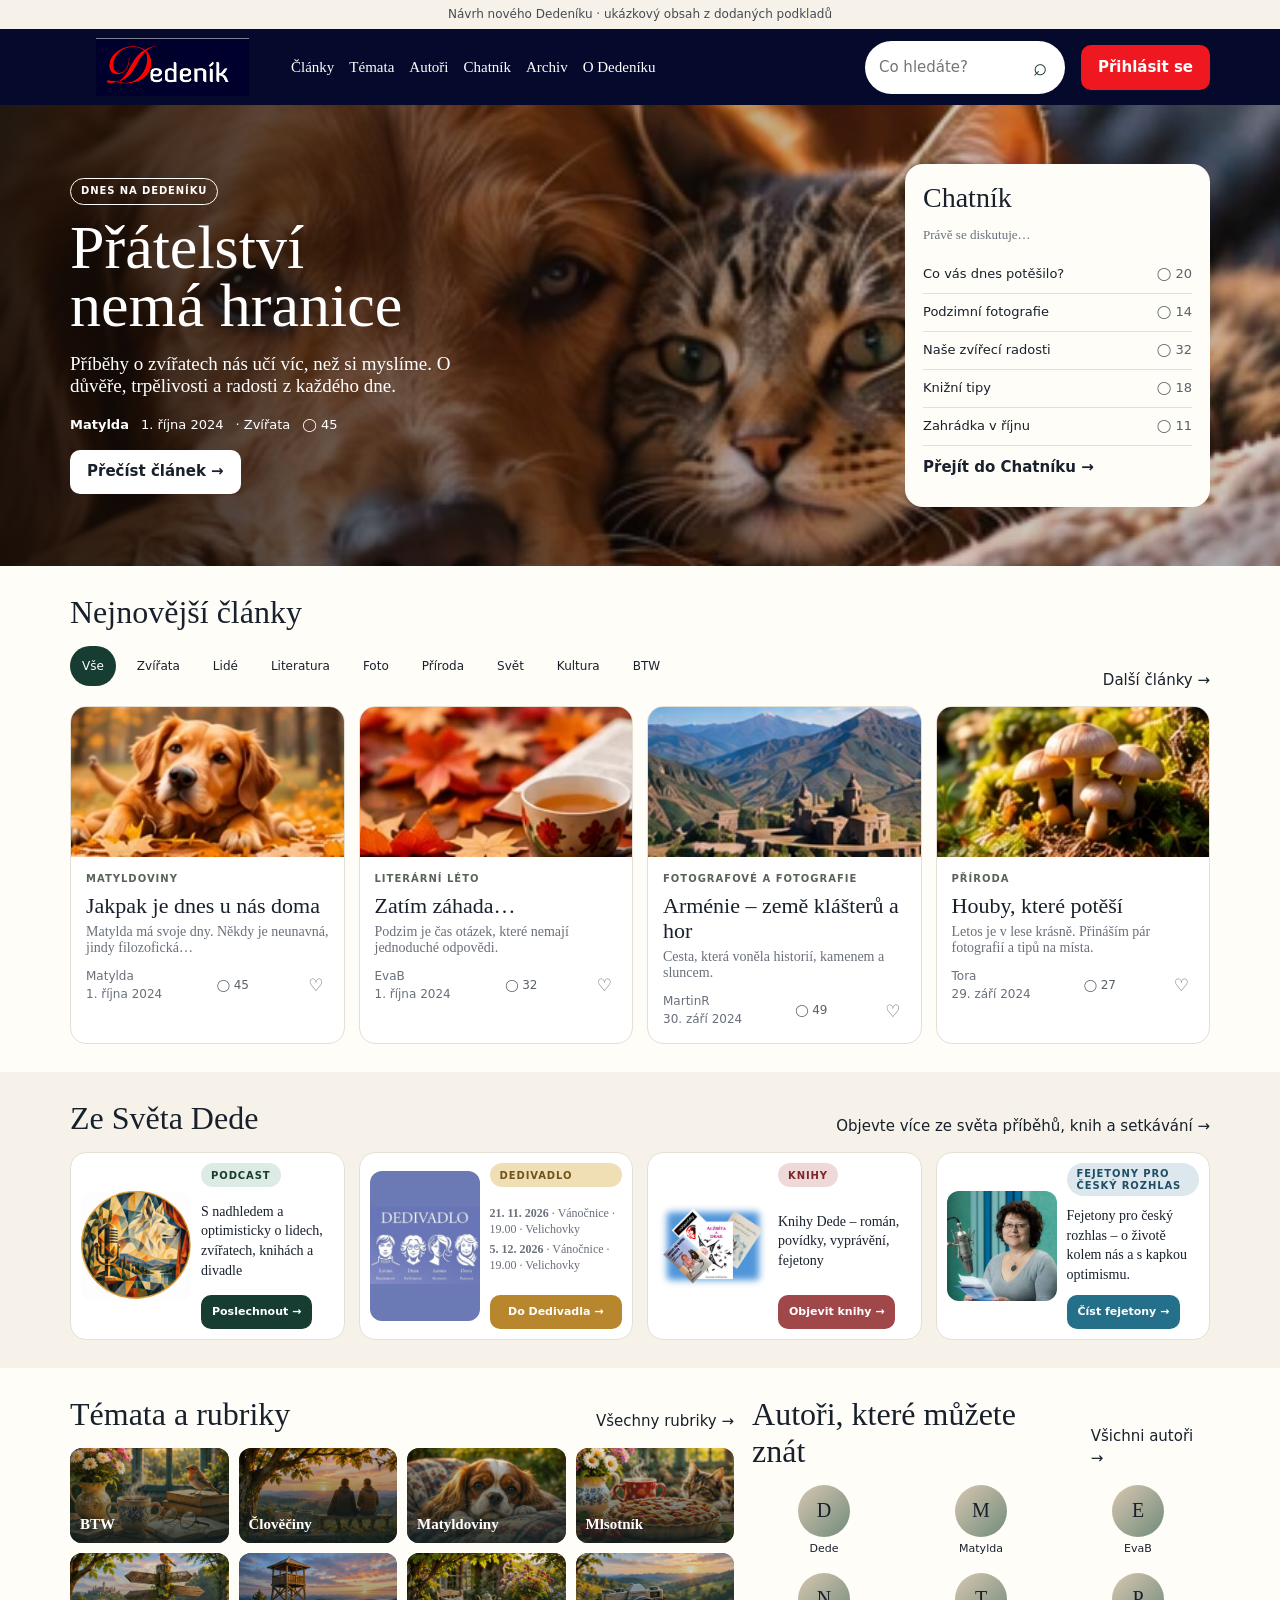
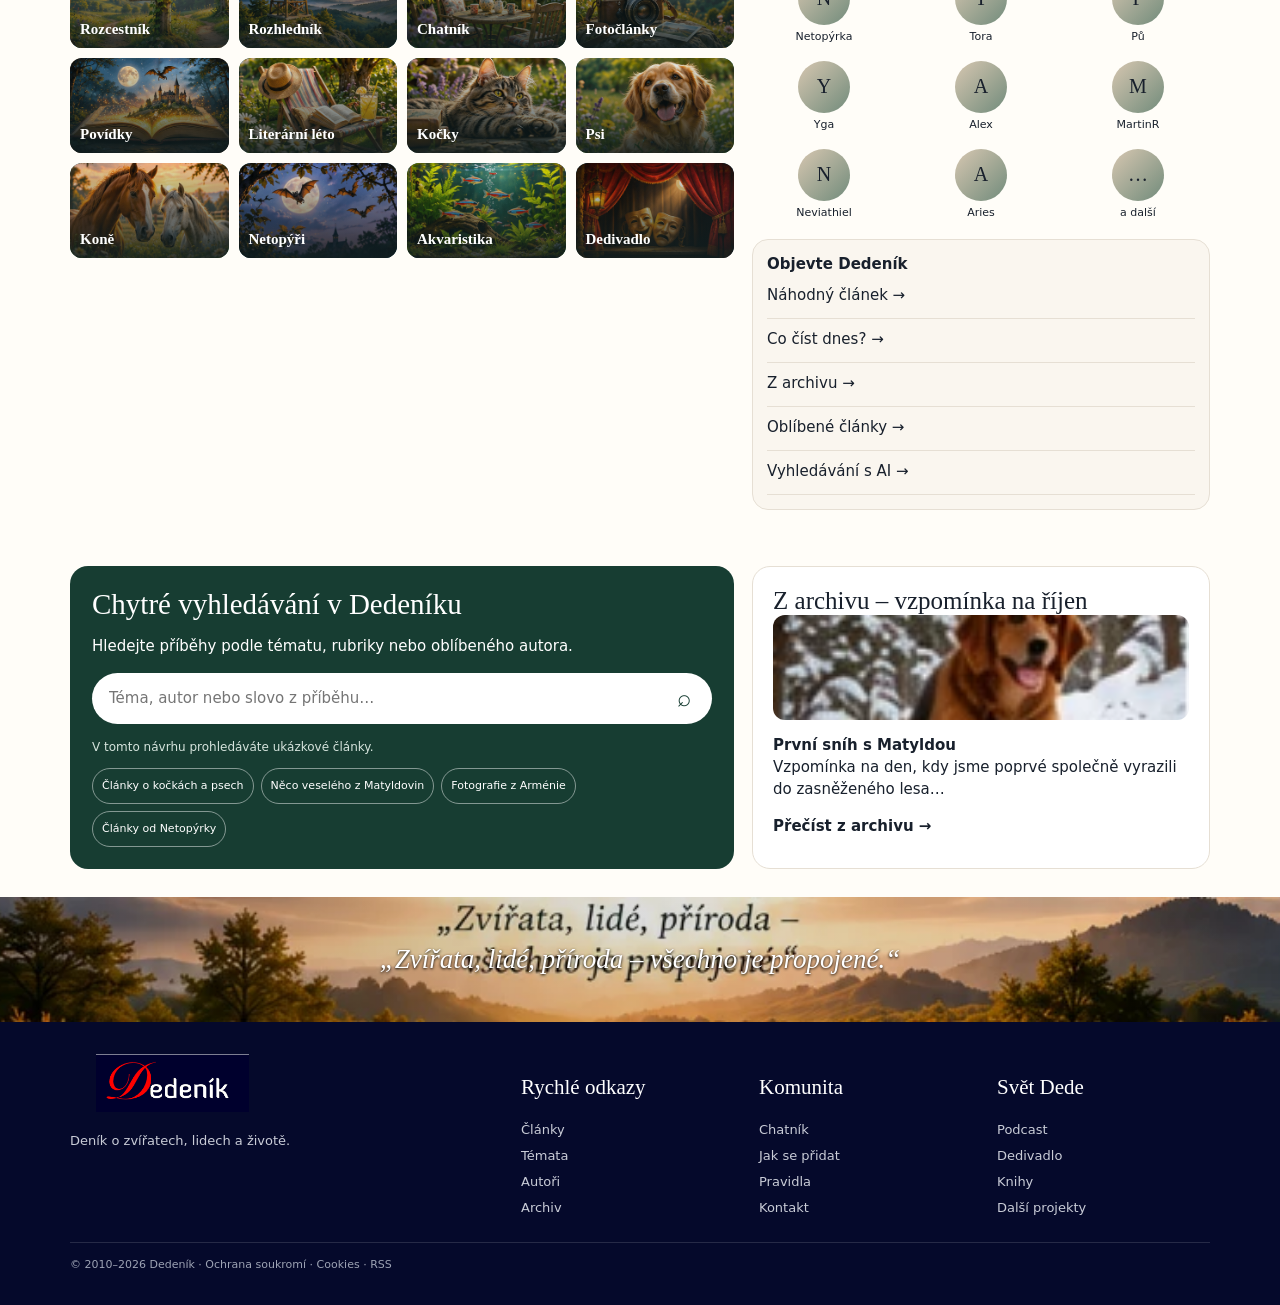
<file: index.html>
<!doctype html><html lang="cs"><head><meta charset="utf-8"><meta name="viewport" content="width=device-width,initial-scale=1"><title>Dedeník – deník o zvířatech, lidech a životě</title><style>
:root{--navy:#05092b;--red:#ef1820;--cream:#f7f2e9;--paper:#fffdf8;--ink:#18202c;--muted:#69707b;--green:#173d32;--gold:#b8872d;--line:#e6dfd4;--serif:Georgia,"Times New Roman",serif;--sans:Inter,system-ui,sans-serif}
*{box-sizing:border-box}body{margin:0;background:var(--paper);color:var(--ink);font:15px/1.45 var(--sans)}a{text-decoration:none;color:inherit}.wrap{max-width:1180px;margin:auto;padding:0 20px}
header{background:var(--navy);color:#fff}.head{height:76px;display:flex;align-items:center;gap:22px}.logo{width:205px;height:58px;object-fit:contain}.nav{display:flex;gap:19px;font:15px var(--serif);white-space:nowrap}.search{margin-left:auto;background:#fff;color:#777;border-radius:99px;padding:10px 16px;width:260px}.login{background:var(--red);border:0;border-radius:10px;color:#fff;font-weight:700;padding:12px 17px}
.hero{min-height:365px;background:linear-gradient(90deg,#160e0a 0%,rgba(20,15,12,.66) 42%,rgba(0,0,0,.12)),linear-gradient(135deg,#9c6a45,#453024);color:#fff}.hero .wrap{min-height:365px;display:flex;align-items:center;justify-content:space-between}.copy{max-width:650px}.eyebrow,.badge{display:inline-block;border-radius:99px;padding:5px 10px;font-size:10px;font-weight:800;letter-spacing:.09em;text-transform:uppercase}.eyebrow{border:1px solid #fff}.hero h1{font:72px/.94 var(--serif);margin:13px 0}.hero p{font:19px var(--serif);max-width:520px}.meta{display:flex;gap:12px;font-size:13px;margin:15px 0}.btn{display:inline-block;border-radius:10px;padding:11px 17px;font-weight:800}.white{background:#fff;color:var(--ink)}.green{background:var(--green);color:#fff}.gold{background:var(--gold);color:#fff}.chat{width:305px;background:#fffdf8;color:var(--ink);border-radius:18px;padding:18px;box-shadow:0 10px 30px #0002}.chat h2{font:28px var(--serif);margin:0}.chat p{color:var(--muted);font-size:13px}.chatrow{padding:9px 0;border-bottom:1px solid var(--line);display:flex;justify-content:space-between;font-size:13px}
section{padding:28px 0}.headrow{display:flex;justify-content:space-between;align-items:end;gap:15px;margin-bottom:15px}h2{font:32px var(--serif);margin:0}.tabs{display:flex;gap:9px;flex-wrap:wrap;margin-top:10px}.tab{padding:7px 12px;border-radius:99px;font-size:12px}.tab.active{background:var(--green);color:#fff}
.cards{display:grid;grid-template-columns:repeat(4,1fr);gap:14px}.card{background:#fff;border:1px solid var(--line);border-radius:16px;overflow:hidden}.photo{height:145px;display:grid;place-items:center;font-size:48px;background:linear-gradient(135deg,#d6b38a,#6e876c)}.photo.b{background:linear-gradient(135deg,#e9bd75,#9d4e36)}.photo.c{background:linear-gradient(135deg,#829db4,#46576c)}.photo.d{background:linear-gradient(135deg,#7b9b54,#334c2d)}.body{padding:14px}.kicker{font-size:10px;font-weight:800;text-transform:uppercase;letter-spacing:.1em;color:#596358}.card h3{font:22px/1.05 var(--serif);margin:6px 0}.card p{font:14px var(--serif);color:var(--muted);margin:0 0 12px}.foot{font-size:12px;color:var(--muted);display:flex;justify-content:space-between}
.world{background:var(--cream)}.worldgrid{display:grid;grid-template-columns:repeat(4,minmax(0,1fr));gap:14px;align-items:stretch}.worldcard{background:#fff;border:1px solid var(--line);border-radius:16px;padding:13px;display:grid;grid-template-columns:minmax(64px,30%) minmax(0,1fr);gap:10px;min-height:178px;align-items:stretch}.worldpic{width:100%;height:150px;align-self:center;object-fit:cover;border-radius:12px;display:block;background:#ebe7dd}.worldcard>div{display:flex;flex-direction:column;align-items:flex-start;min-width:0}.worldcard .badge{min-height:24px;display:inline-flex;align-items:center;line-height:1.15}.worldcard h3{font:21px/1.1 var(--serif);margin:5px 0}.worldcard p{font:13px/1.3 var(--serif);color:var(--muted);margin:0 0 10px}.worldcard .btn{margin-top:auto;font-size:11px;padding:9px 11px;white-space:nowrap}.pod{background:#dcebe4;color:var(--green)}.theatre{background:#f0dfb5;color:#72531b}.books{background:#efd9d8;color:#7b262b}.radio{background:#dce8ee;color:#1f4e65}.radio-button{background:#24708b;color:white}
.theatre-program-list p{font:12px/1.35 var(--serif);margin:0 0 4px}.theatre-program-detail{margin:0 0 20px}.worldcard.dedivadlo-card>div{align-self:stretch;display:grid;grid-template-rows:auto 1fr auto;min-width:0}.worldcard.dedivadlo-card .theatre-program-list{align-self:center}
.two{display:grid;grid-template-columns:1.45fr 1fr;gap:18px}.topics{display:grid;grid-template-columns:repeat(4,1fr);gap:10px}.topic{height:95px;border-radius:12px;display:flex;align-items:end;padding:10px;color:#fff;font:700 16px var(--serif);background:linear-gradient(135deg,#6d8d5c,#1f3c31)}.topic:nth-child(2){background:linear-gradient(135deg,#b99468,#684b37)}.topic:nth-child(3){background:linear-gradient(135deg,#637f99,#26384b)}.topic:nth-child(4){background:linear-gradient(135deg,#8eab64,#3e6030)}.topic:nth-child(9){background:linear-gradient(135deg,#8b7257,#493728)}
.authors{display:flex;flex-wrap:wrap;gap:13px}.author{text-align:center;width:62px;font-size:11px}.face{height:52px;width:52px;border-radius:50%;background:linear-gradient(135deg,#d7c7b1,#718b7b);display:grid;place-items:center;margin:auto auto 4px;font:20px var(--serif)}.tools{background:#faf6ef;border:1px solid var(--line);border-radius:16px;padding:14px;margin-top:15px}.tool{padding:10px 0;border-bottom:1px solid var(--line);display:flex;justify-content:space-between}
.ai{background:var(--green);color:#fff;border-radius:18px;padding:22px}.ai h2{font-size:29px}.aiinput{background:#fff;color:#777;border-radius:99px;padding:12px 16px;margin:15px 0}.chips{display:flex;flex-wrap:wrap;gap:7px}.chip{border:1px solid #ffffff77;border-radius:99px;padding:6px 9px;font-size:11px}.archive{border:1px solid var(--line);border-radius:18px;padding:20px;background:#fff}.archivebox{height:105px;border-radius:12px;background:linear-gradient(135deg,#879b68,#604a38);display:grid;place-items:center;font-size:45px}.quote{height:125px;display:grid;place-items:center;text-align:center;background:linear-gradient(100deg,#596f42,#b68d5c);color:#fff;font:26px var(--serif);font-style:italic}
footer{background:var(--navy);color:#fff;padding:32px 0}.footgrid{display:grid;grid-template-columns:2fr repeat(3,1fr);gap:25px}.footgrid h3{font:21px var(--serif)}footer a,footer p{color:#c9ccd7;font-size:13px}.links{display:grid;gap:7px}.copyright{border-top:1px solid #fff2;margin-top:24px;padding-top:14px;color:#9da3b4;font-size:11px}
@media(max-width:950px){.nav{display:none}.search{width:200px}.cards{grid-template-columns:repeat(2,1fr)}.worldgrid{grid-template-columns:repeat(2,minmax(0,1fr))}.two{grid-template-columns:1fr}.chat{display:none}}
@media(max-width:620px){.head{height:65px}.logo{width:160px}.search{display:none}.hero h1{font-size:47px}.hero,.hero .wrap{min-height:410px}.cards{grid-template-columns:1fr}.topics{grid-template-columns:repeat(2,1fr)}.worldgrid{grid-template-columns:1fr}.worldcard{grid-template-columns:100px 1fr}.footgrid{grid-template-columns:1fr 1fr}}
</style><meta name="description" content="Dedeník: příběhy o zvířatech, lidech a životě. Články, autoři, fotografie a komunita."><meta name="robots" content="noindex,nofollow"><link rel="stylesheet" href="style.css?v=authors-3x4"><link rel="stylesheet" href="final.css"></head><body><a class="skip" href="#latest">Přeskočit na články</a><div class="preview-note">Návrh nového Dedeníku · ukázkový obsah z dodaných podkladů</div>
<header><div class="wrap head"><img class="logo" src="assets/logo.png" alt="Dedeník"><button class="menu-toggle" aria-expanded="false" aria-controls="main-menu">Menu ☰</button><nav class="nav" id="main-menu" aria-label="Hlavní navigace"><a href="#clanky">Články</a><a href="#temata">Témata</a><a href="#autori">Autoři</a><a href="#chatnik">Chatník</a><a href="#archiv">Archiv</a><a href="#o">O Dedeníku</a></nav><form class="search" role="search"><input name="q" aria-label="Hledat v Dedeníku" placeholder="Co hledáte?"><button aria-label="Vyhledat">⌕</button></form><button class="login">Přihlásit se</button></div></header>
<section class="hero" id="clanky"><div class="wrap"><div class="copy"><span class="eyebrow">Dnes na Dedeníku</span><h1>Přátelství<br>nemá hranice</h1><p>Příběhy o zvířatech nás učí víc, než si myslíme. O důvěře, trpělivosti a radosti z každého dne.</p><div class="meta"><b>Matylda</b><span>1. října 2024</span><span>· Zvířata</span><span>◯ 45</span></div><a class="btn white" href="#">Přečíst článek →</a></div>
<aside class="chat" id="chatnik"><h2>💬 Chatník</h2><p>Právě se diskutuje…</p><div class="chatrow">Co vás dnes potěšilo? <span>20</span></div><div class="chatrow">Podzimní fotografie <span>14</span></div><div class="chatrow">Naše zvířecí radosti <span>32</span></div><div class="chatrow">Knižní tipy <span>18</span></div><div class="chatrow">Zahrádka v říjnu <span>11</span></div><p><b>Přejít do Chatníku →</b></p></aside></div></section>
<main><section id="latest"><div class="wrap"><div class="headrow"><div><h2>Nejnovější články</h2><div class="tabs"><span class="tab active">Vše</span><span class="tab">Zvířata</span><span class="tab">Lidé</span><span class="tab">Literatura</span><span class="tab">Foto</span><span class="tab">Příroda</span><span class="tab">Svět</span><span class="tab">Kultura</span><span class="tab">BTW</span></div></div><a href="#">Další články →</a></div>
<div class="cards"><article class="card"><div class="photo">🐕</div><div class="body"><div class="kicker">Matyldoviny</div><h3>Jakpak je dnes u nás doma</h3><p>Matylda má svoje dny. Někdy je neunavná, jindy filozofická…</p><div class="foot"><span>Matylda · 1. října</span><span>◯45</span></div></div></article>
<article class="card"><div class="photo b">☕</div><div class="body"><div class="kicker">Literární léto</div><h3>Zatím záhada…</h3><p>Podzim je čas otázek, které nemají jednoduché odpovědi.</p><div class="foot"><span>EvaB · 1. října</span><span>◯32</span></div></div></article>
<article class="card"><div class="photo c">⛰️</div><div class="body"><div class="kicker">Fotočlánek</div><h3>Arménie – země klášterů a hor</h3><p>Cesta, která voněla historií, kamenem a sluncem.</p><div class="foot"><span>MartinR · 30. září</span><span>◯49</span></div></div></article>
<article class="card"><div class="photo d">🍄</div><div class="body"><div class="kicker">Příroda</div><h3>Houby, které potěší</h3><p>Letos je v lese krásně. Přináším pár fotografií a tipů na místa.</p><div class="foot"><span>Tora · 29. září</span><span>◯27</span></div></div></article></div></div></section>
<section class="world"><div class="wrap"><div class="headrow"><h2>Ze Světa Dede</h2><a href="#">Objevte více ze světa příběhů, knih a setkávání →</a></div><div class="worldgrid">
<article class="worldcard"><img class="worldpic podcast-logo" src="assets/podcast.png" alt="Podcasty Dedeníku"><div><span class="badge pod">Podcast</span><p class="world-description">S nadhledem a optimisticky o lidech, zvířatech, knihách a divadle</p><a class="btn green" href="#">Poslechnout →</a></div></article>
<article class="worldcard dedivadlo-card"><img class="worldpic dedivadlo-logo" src="assets/dedivadlo-logo.jpg" alt="Logo Dedivadla se čtyřmi členkami souboru"><div><span class="badge theatre">Dedivadlo</span><div class="theatre-program-list" aria-label="Program Dedivadla"><p><strong>21. 11. 2026</strong> · Vánočnice · 19.00 · Velichovky</p><p><strong>5. 12. 2026</strong> · Vánočnice · 19.00 · Velichovky</p></div><a class="btn gold" href="#">Do Dedivadla →</a></div></article>
<article class="worldcard"><img class="worldpic book-logo" src="assets/book-logo.png" alt="Knihy Dagmar Ruščákové"><div><span class="badge books">Knihy</span><p class="world-description">Knihy Dede – román, povídky, vyprávění, fejetony</p><a class="btn book-button" href="#">Objevit knihy →</a></div></article>
<article class="worldcard"><img class="worldpic radio-logo" src="assets/radio-columnist.png" alt="Dagmar Ruščáková ve studiu Českého rozhlasu"><div><span class="badge radio">Fejetony pro Český rozhlas</span><p class="world-description">Fejetony pro český rozhlas – o životě kolem nás a s kapkou optimismu.</p><a class="btn radio-button" href="https://hradec.rozhlas.cz/dagmar-ruscakova-5002236">Číst fejetony →</a></div></article></div></div></section>
<section id="temata"><div class="wrap two"><div><div class="headrow"><h2>Témata a rubriky</h2><a href="#">Všechny rubriky →</a></div><div class="topics"><a class="topic" href="https://svetdede.dedenik.cz/category/btw/"><svg class="topic-image" viewBox="15 17 372 221" preserveAspectRatio="xMidYMid slice" aria-hidden="true" focusable="false"><image href="assets/topics-sheet.png" width="1588" height="991"/></svg><span>BTW</span></a><a class="topic" href="https://svetdede.dedenik.cz/category/o-lidech/cloveciny/"><svg class="topic-image" viewBox="412 17 372 221" preserveAspectRatio="xMidYMid slice" aria-hidden="true" focusable="false"><image href="assets/topics-sheet.png" width="1588" height="991"/></svg><span>Člověčiny</span></a><a class="topic" href="https://svetdede.dedenik.cz/category/o-lidech/matyldoviny/"><svg class="topic-image" viewBox="809 17 372 221" preserveAspectRatio="xMidYMid slice" aria-hidden="true" focusable="false"><image href="assets/topics-sheet.png" width="1588" height="991"/></svg><span>Matyldoviny</span></a><a class="topic" href="https://svetdede.dedenik.cz/category/o-lidech/mlsotnik/"><svg class="topic-image" viewBox="1206 17 372 221" preserveAspectRatio="xMidYMid slice" aria-hidden="true" focusable="false"><image href="assets/topics-sheet.png" width="1588" height="991"/></svg><span>Mlsotník</span></a><a class="topic" href="https://svetdede.dedenik.cz/category/o-lidech/rozcestnik/"><svg class="topic-image" viewBox="15 261 372 221" preserveAspectRatio="xMidYMid slice" aria-hidden="true" focusable="false"><image href="assets/topics-sheet.png" width="1588" height="991"/></svg><span>Rozcestník</span></a><a class="topic" href="https://svetdede.dedenik.cz/category/o-lidech/rozhlednik/"><svg class="topic-image" viewBox="412 261 372 221" preserveAspectRatio="xMidYMid slice" aria-hidden="true" focusable="false"><image href="assets/topics-sheet.png" width="1588" height="991"/></svg><span>Rozhledník</span></a><a class="topic" href="https://svetdede.dedenik.cz/category/o-lidech/chatnik/"><svg class="topic-image" viewBox="809 261 372 221" preserveAspectRatio="xMidYMid slice" aria-hidden="true" focusable="false"><image href="assets/topics-sheet.png" width="1588" height="991"/></svg><span>Chatník</span></a><a class="topic" href="https://svetdede.dedenik.cz/category/fotoclanek/"><svg class="topic-image" viewBox="1206 261 372 221" preserveAspectRatio="xMidYMid slice" aria-hidden="true" focusable="false"><image href="assets/topics-sheet.png" width="1588" height="991"/></svg><span>Fotočlánky</span></a><a class="topic" href="https://svetdede.dedenik.cz/category/o-lidech/povidky/"><svg class="topic-image" viewBox="15 507 372 221" preserveAspectRatio="xMidYMid slice" aria-hidden="true" focusable="false"><image href="assets/topics-sheet.png" width="1588" height="991"/></svg><span>Povídky</span></a><a class="topic" href="https://svetdede.dedenik.cz/category/literarni-leto/"><svg class="topic-image" viewBox="412 507 372 221" preserveAspectRatio="xMidYMid slice" aria-hidden="true" focusable="false"><image href="assets/topics-sheet.png" width="1588" height="991"/></svg><span>Literární léto</span></a><a class="topic" href="https://svetdede.dedenik.cz/category/o-zviratech/kocky/"><svg class="topic-image" viewBox="809 507 372 221" preserveAspectRatio="xMidYMid slice" aria-hidden="true" focusable="false"><image href="assets/topics-sheet.png" width="1588" height="991"/></svg><span>Kočky</span></a><a class="topic" href="https://svetdede.dedenik.cz/category/o-zviratech/psi/"><svg class="topic-image" viewBox="1206 507 372 221" preserveAspectRatio="xMidYMid slice" aria-hidden="true" focusable="false"><image href="assets/topics-sheet.png" width="1588" height="991"/></svg><span>Psi</span></a><a class="topic" href="https://svetdede.dedenik.cz/category/o-zviratech/kone/"><svg class="topic-image" viewBox="15 752 372 221" preserveAspectRatio="xMidYMid slice" aria-hidden="true" focusable="false"><image href="assets/topics-sheet.png" width="1588" height="991"/></svg><span>Koně</span></a><a class="topic" href="https://svetdede.dedenik.cz/category/o-zviratech/netopyri/"><svg class="topic-image" viewBox="412 752 372 221" preserveAspectRatio="xMidYMid slice" aria-hidden="true" focusable="false"><image href="assets/topics-sheet.png" width="1588" height="991"/></svg><span>Netopýři</span></a><a class="topic" href="https://svetdede.dedenik.cz/category/o-zviratech/akvaristika/"><svg class="topic-image" viewBox="809 752 372 221" preserveAspectRatio="xMidYMid slice" aria-hidden="true" focusable="false"><image href="assets/topics-sheet.png" width="1588" height="991"/></svg><span>Akvaristika</span></a><a class="topic" href="https://svetdede.dedenik.cz/category/dedivadlo/"><svg class="topic-image" viewBox="1206 752 372 221" preserveAspectRatio="xMidYMid slice" aria-hidden="true" focusable="false"><image href="assets/topics-sheet.png" width="1588" height="991"/></svg><span>Dedivadlo</span></a></div></div>
<div id="autori"><div class="headrow"><h2>Autoři, které můžete znát</h2><a href="https://www.dedenik.cz/#f2-tagcloud-2">Všichni autoři →</a></div><div class="authors"><a class="author" href="https://svetdede.dedenik.cz/tag/dagmar-ruscakova/"><span class="face" aria-hidden="true">D</span>Dede</a><a class="author" href="https://svetdede.dedenik.cz/tag/matylda/"><span class="face" aria-hidden="true">M</span>Matylda</a><a class="author" href="https://svetdede.dedenik.cz/tag/evab/"><span class="face" aria-hidden="true">E</span>EvaB</a><a class="author" href="https://svetdede.dedenik.cz/tag/netopyrka/"><span class="face" aria-hidden="true">N</span>Netopýrka</a><a class="author" href="https://svetdede.dedenik.cz/tag/tora/"><span class="face" aria-hidden="true">T</span>Tora</a><a class="author" href="https://svetdede.dedenik.cz/tag/pu/"><span class="face" aria-hidden="true">P</span>Pů</a><a class="author" href="https://svetdede.dedenik.cz/tag/yga/"><span class="face" aria-hidden="true">Y</span>Yga</a><a class="author" href="https://svetdede.dedenik.cz/tag/alex/"><span class="face" aria-hidden="true">A</span>Alex</a><a class="author" href="https://svetdede.dedenik.cz/tag/martinr/"><span class="face" aria-hidden="true">M</span>MartinR</a><a class="author" href="https://svetdede.dedenik.cz/tag/neviathiel/"><span class="face" aria-hidden="true">N</span>Neviathiel</a><a class="author" href="https://svetdede.dedenik.cz/tag/aloisie-trpkosova-aries/"><span class="face" aria-hidden="true">A</span>Aries</a><a class="author" href="https://www.dedenik.cz/#f2-tagcloud-2"><span class="face" aria-hidden="true">…</span>a další</a></div><div class="tools"><b>Objevte Dedeník</b><div class="tool">Náhodný článek →</div><div class="tool">Co číst dnes? →</div><div class="tool">Z archivu →</div><div class="tool">Oblíbené články →</div><div class="tool">Vyhledávání s AI →</div></div></div></div></section>
<section id="archiv"><div class="wrap two"><div class="ai"><h2>Chytré vyhledávání v Dedeníku</h2><p>Hledejte příběhy podle tématu, rubriky nebo oblíbeného autora.</p><form class="aiinput" role="search"><input name="q" aria-label="Hledejte v Dedeníku" placeholder="Téma, autor nebo slovo z příběhu…"><button aria-label="Vyhledat">⌕</button></form><p class="search-note">V tomto návrhu prohledáváte ukázkové články.</p><div class="chips"><span class="chip">Články o kočkách a psech</span><span class="chip">Něco veselého z Matyldovin</span><span class="chip">Fotografie z Arménie</span><span class="chip">Články od Netopýrky</span></div></div><div class="archive"><h2 style="font-size:27px">◷ Z archivu – dnes před lety</h2><div class="archivebox">🐕</div><p><b>První sníh s Matyldou</b><br>Vzpomínka na den, kdy jsme poprvé společně vyrazili do zasněženého lesa…</p><a href="#"><b>Přečíst z archivu →</b></a></div></div></section>
</main><div class="quote">„Zvířata, lidé, příroda – všechno je propojené.“</div>
<footer id="o"><div class="wrap"><div class="footgrid"><div><img class="logo" src="assets/logo.png" alt="Dedeník"><p>Deník o zvířatech, lidech a životě.</p></div><div><h3>Rychlé odkazy</h3><div class="links"><a>Články</a><a>Témata</a><a>Autoři</a><a>Archiv</a></div></div><div><h3>Komunita</h3><div class="links"><a>Chatník</a><a>Jak se přidat</a><a>Pravidla</a><a>Kontakt</a></div></div><div><h3>Svět Dede</h3><div class="links"><a>Podcast</a><a>Dedivadlo</a><a>Knihy</a><a>Další projekty</a></div></div></div><div class="copyright">© 2010–2026 Dedeník · Ochrana soukromí · Cookies · RSS</div></div></footer>
<dialog id="detail"><button class="close" aria-label="Zavřít">×</button><div id="dialog-content"></div></dialog><script src="content.js?v=featured-authors-11"></script><script src="app.js?v=featured-authors-11"></script></body></html>
</file>
<file: style.css>
html{scroll-behavior:smooth;scroll-padding-top:25px}button,input{font:inherit}button,a{touch-action:manipulation}button{cursor:pointer}a[href]:hover{text-decoration:underline}button:focus-visible,a:focus-visible,input:focus-visible{outline:3px solid #b8872d;outline-offset:4px}.skip{position:absolute;left:10px;top:-100px;z-index:10;background:white;padding:12px}.skip:focus{top:10px}.preview-note{text-align:center;background:#f7f2e9;font-size:12px;padding:6px;color:#454b50}.head{gap:16px}.nav{gap:15px}.search{display:flex;align-items:center;padding:8px 12px;width:200px}.search input,.aiinput input{width:100%;min-width:0;border:0;background:transparent;color:#18202c;outline-offset:1px}.search button,.aiinput button{background:transparent;border:0;font-size:24px;color:#173d32}.menu-toggle{display:none}.hero{background:linear-gradient(90deg,rgba(20,12,7,.9),rgba(20,12,7,.2) 65%),url('assets/hero.webp') center 47%/cover;min-height:405px}.hero .wrap{min-height:405px;gap:24px}.hero h1{font-size:62px}.hero .copy{max-width:550px}.hero p{max-width:390px}.chat{flex-shrink:0}.chatrow{background:none;border:0;border-bottom:1px solid var(--line);width:100%;text-align:left;gap:12px;color:#18202c}.chat h2{font-size:28px}.chat button.btn{border:0;background:none;padding-left:0}.tabs{flex-wrap:nowrap;overflow:auto;padding:5px 0}.tab{white-space:nowrap;border:0;background:none;min-height:40px;color:#18202c}.cards{align-items:stretch}.card h3 a{display:block}.card h3{line-height:1.15}.photo{display:block;width:100%;height:150px;object-fit:cover;background:#ebe7dd}.card .body{padding:15px}.foot{align-items:center;gap:5px}.foot button{border:0;background:transparent;color:#59616a;padding:5px}.worldpic{display:block;width:100%;height:170px;object-fit:cover;background:#ebe7dd}.worldcard{grid-template-columns:110px 1fr;align-items:center;padding:10px}.worldcard .btn{font-size:12px}.worldcard h3{line-height:1.1}.topic{cursor:pointer;border:0;text-align:left;line-height:1.1;font-size:15px;position:relative;isolation:isolate;overflow:hidden;background:#195f79;color:white;display:flex;align-items:flex-end}.topic-image{position:absolute;inset:0;width:100%;height:100%;object-fit:cover;z-index:-2}.topic::before{content:"";position:absolute;inset:0;background:linear-gradient(0deg,#101e20d9,#101e2010);z-index:-1}.topic.topic-plain::before{display:none}.topic span{position:relative}.author{background:none;border:0;padding:0;color:#18202c;cursor:pointer;min-height:75px}.tools{font-size:15px}.tool{width:100%;border:0;border-bottom:1px solid var(--line);background:none;text-align:left;color:#18202c;min-height:44px}.aiinput{display:flex;align-items:center;padding:7px 15px}.search-note{font-size:12px!important;color:#d6e4dd}.chip{background:none;color:white;cursor:pointer;min-height:36px}.archivebox{background:url('assets/archive.webp') center/cover;font-size:0}.archive h2{font-size:25px!important}.quote{background:linear-gradient(90deg,#0003,#0001),url('assets/landscape.webp') center/cover;text-shadow:0 1px 3px #000;font-size:27px}.empty{grid-column:1/-1;padding:35px;background:#f7f2e9;border-radius:12px}.menu-toggle{color:white;border:1px solid #ffffff66;border-radius:8px;background:transparent;padding:9px}.result-heading{margin-bottom:20px;font:24px Georgia}.favorite{font-size:17px}.favorite[aria-pressed=true]{color:#be111a}.chatrow span{color:#59616a}.login{white-space:nowrap}.links a{cursor:pointer}.dialog-photo{width:100%;max-height:310px;object-fit:cover;border-radius:12px}.dialog-meta{color:#59616a;font-size:13px}dialog{border:0;border-radius:16px;padding:30px;width:min(700px,calc(100% - 30px));max-height:90vh;color:#18202c;box-shadow:0 20px 80px #0005}dialog::backdrop{background:#05092baa}dialog h2{padding-right:20px;margin-bottom:15px}dialog h3{font:24px Georgia}dialog p{line-height:1.7}.close{position:sticky;top:0;float:right;background:#f7f2e9;border:0;border-radius:50%;width:36px;height:36px;font-size:24px;z-index:1}.comments-note{background:#f7f2e9;padding:15px;border-radius:8px}.gallery{display:grid;grid-template-columns:1fr 1fr;gap:12px}.gallery img{width:100%;border-radius:8px}.gallery figcaption{font-size:12px}.gallery figure{margin:0}.reader-copy{font:19px/1.7 Georgia}.read-more{border:0;background:none;color:#173d32;font-weight:700}.visually-hidden{position:absolute;width:1px;height:1px;overflow:hidden;clip-path:inset(50%)}
@media(min-width:951px) and (max-width:1150px){.search{display:none}.head{justify-content:space-between}.nav{gap:12px}.logo{width:180px}}
@media(max-width:950px){.menu-toggle{display:block;margin-left:auto}.head{position:relative}.nav.open{display:flex;position:absolute;top:100%;left:0;right:0;background:#05092b;padding:20px;flex-wrap:wrap;z-index:5}.search{margin-left:0;width:180px}.chat{display:block;width:290px}.hero h1{font-size:48px}.hero .copy{max-width:430px}.worldcard{grid-template-columns:130px 1fr}.worldpic{height:160px}.cards{grid-template-columns:repeat(2,1fr)}}
@media(max-width:620px){.head{gap:8px;flex-wrap:wrap;height:auto;min-height:72px;padding-top:6px;padding-bottom:6px}.head .logo{width:150px}.login{padding:9px 10px;font-size:12px}.head .search{display:none}.hero .wrap{flex-direction:column;align-items:stretch;padding-top:35px;padding-bottom:22px}.hero h1{font-size:46px}.hero .copy{max-width:100%}.chat{width:100%;margin-top:18px}.hero{background-position:60% top}.hero p{font-size:18px}.cards{grid-template-columns:1fr}.photo{height:210px}.headrow{align-items:start;flex-direction:column}.headrow h2{font-size:29px}.headrow>div{max-width:100%;width:100%}.two{gap:28px}.worldcard{grid-template-columns:110px 1fr}.worldpic{height:155px}.footgrid{gap:16px}.quote{padding:20px;font-size:22px}.gallery{grid-template-columns:1fr}dialog{padding:20px}.preview-note{font-size:10px}}
@media(prefers-reduced-motion:reduce){html{scroll-behavior:auto}}
.worldpic.podcast-logo{object-fit:contain;background:#fff}
.worldpic.dedivadlo-logo{object-fit:contain;background:#6b79b5}
.worldpic.book-logo{height:auto;aspect-ratio:1;object-fit:contain;background:transparent}
.worldcard.dedivadlo-card>div{align-self:stretch;display:grid;grid-template-rows:auto 1fr auto;min-width:0}.worldcard.dedivadlo-card .theatre-program-list{align-self:center}
.theatre-gallery{display:grid;grid-template-columns:repeat(3,minmax(0,1fr));gap:12px;margin-top:18px}.theatre-gallery img{display:block;width:100%;height:180px;object-fit:cover;border-radius:10px;background:#ebe7dd}
@media(max-width:620px){.theatre-gallery{grid-template-columns:1fr}.theatre-gallery img{height:auto;max-height:320px;object-fit:cover}}
.worldcard .worldpic{width:100%;height:150px;object-fit:cover;align-self:center}.worldcard .worldpic.podcast-logo,.worldcard .worldpic.book-logo,.worldcard .worldpic.radio-logo{height:auto;aspect-ratio:1}.worldcard .worldpic.podcast-logo,.worldcard .worldpic.book-logo,.worldcard .worldpic.dedivadlo-logo{object-fit:contain}.worldcard .worldpic.dedivadlo-logo{background:#6b79b5}.worldcard .worldpic.radio-logo{object-fit:cover}.worldcard>div{display:flex;flex-direction:column;align-items:flex-start;min-width:0}.worldcard .badge{display:inline-flex;align-items:center;min-height:24px;line-height:1.15}.worldcard .btn{margin-top:auto;font-size:11px;padding:9px 11px;white-space:nowrap}.radio{background:#dce8ee;color:#1f4e65}.radio-button{background:#24708b;color:#fff}
@media(max-width:950px){.worldgrid{grid-template-columns:repeat(2,minmax(0,1fr))}}
@media(max-width:620px){.worldgrid{grid-template-columns:1fr}}

.worldcard:not(.dedivadlo-card)>div{align-self:stretch;display:grid;grid-template-rows:auto 1fr auto;justify-items:start;gap:10px}.worldcard .world-description{align-self:center;margin:0;font:14px/1.4 var(--serif);color:var(--ink)}

#autori .authors{display:grid;grid-template-columns:repeat(3,minmax(0,1fr));gap:13px;justify-items:center}#autori .author{width:100%;min-width:0}
</file>
<file: final.css>
.worldcard .btn{border:0}.book-button{background:#9f4749;color:white}.chat .btn{color:#18202c}.face{display:grid}.gallery .photo{height:150px}.logo{height:auto;max-height:58px}.hero{background-position:center}.archivebox{color:transparent}
</file>
